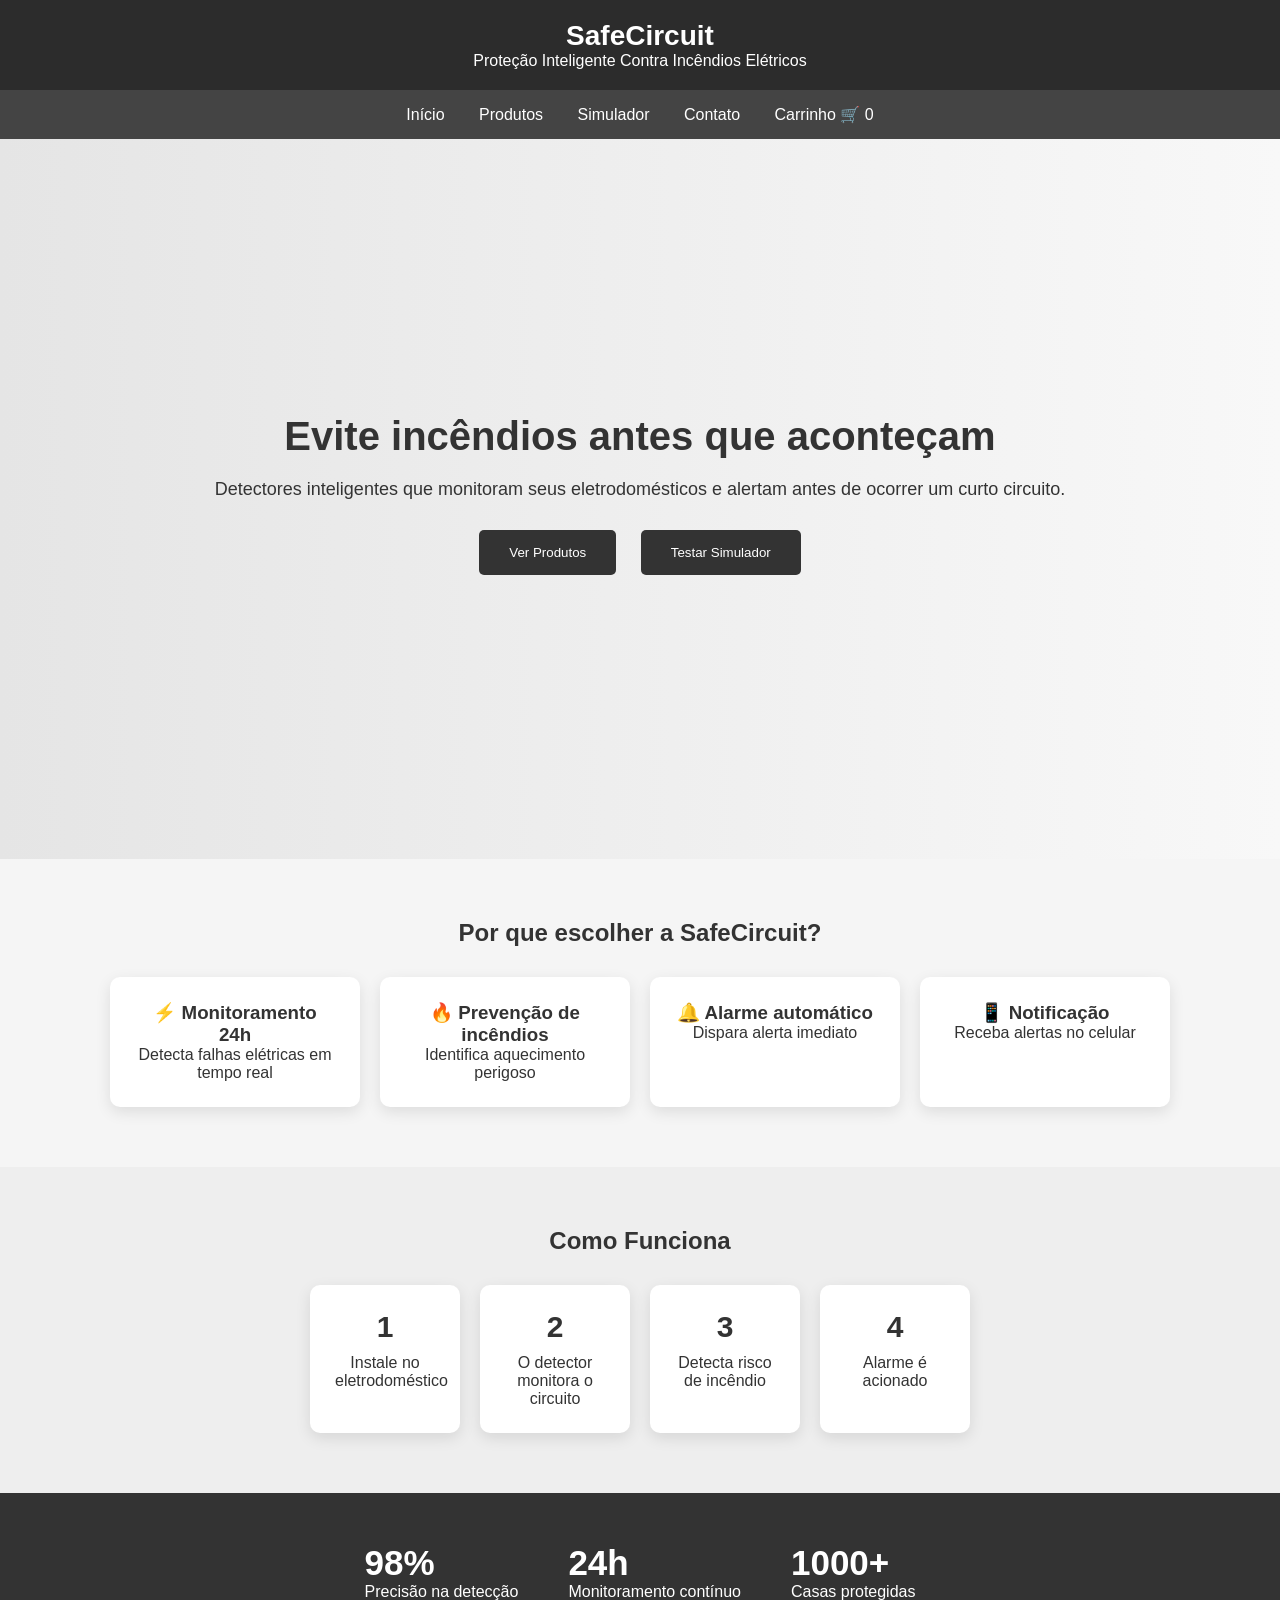
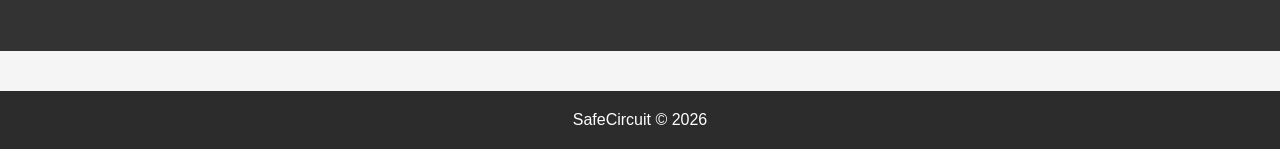
<file: index.html>
<!DOCTYPE html>
<html lang="pt-br">
<head>
<meta charset="UTF-8">
<meta name="viewport" content="width=device-width, initial-scale=1.0">
<title>SafeCircuit</title>
<link rel="stylesheet" href="style.css">
</head>

<body>

<header>
<h1>SafeCircuit</h1>
<p>Proteção Inteligente Contra Incêndios Elétricos</p>
</header>

<nav>
<a href="index.html">Início</a>
<a href="produtos.html">Produtos</a>
<a href="simulador.html">Simulador</a>
<a href="contato.html">Contato</a>
<a href="carrinho.html">Carrinho 🛒 <span id="contador">0</span></a>
</nav>

<section class="hero">

<div class="hero-text">
<h2>Evite incêndios antes que aconteçam</h2>

<p>
Detectores inteligentes que monitoram seus eletrodomésticos
e alertam antes de ocorrer um curto circuito.
</p>

<div class="hero-buttons">
<a href="produtos.html"><button>Ver Produtos</button></a>
<a href="simulador.html"><button class="btn-sec">Testar Simulador</button></a>
</div>

</div>

</section>

<section class="vantagens">

<h2>Por que escolher a SafeCircuit?</h2>

<div class="cards">

<div class="card">
<h3>⚡ Monitoramento 24h</h3>
<p>Detecta falhas elétricas em tempo real</p>
</div>

<div class="card">
<h3>🔥 Prevenção de incêndios</h3>
<p>Identifica aquecimento perigoso</p>
</div>

<div class="card">
<h3>🔔 Alarme automático</h3>
<p>Dispara alerta imediato</p>
</div>

<div class="card">
<h3>📱 Notificação</h3>
<p>Receba alertas no celular</p>
</div>

</div>

</section>

<section class="como-funciona">

<h2>Como Funciona</h2>

<div class="passos">

<div>
<h3>1</h3>
<p>Instale no eletrodoméstico</p>
</div>

<div>
<h3>2</h3>
<p>O detector monitora o circuito</p>
</div>

<div>
<h3>3</h3>
<p>Detecta risco de incêndio</p>
</div>

<div>
<h3>4</h3>
<p>Alarme é acionado</p>
</div>

</div>

</section>

<section class="estatisticas">

<div>
<h2>98%</h2>
<p>Precisão na detecção</p>
</div>

<div>
<h2>24h</h2>
<p>Monitoramento contínuo</p>
</div>

<div>
<h2>1000+</h2>
<p>Casas protegidas</p>
</div>

</section>

<footer>
<p>SafeCircuit © 2026</p>
</footer>

</body>
</html>
</file>
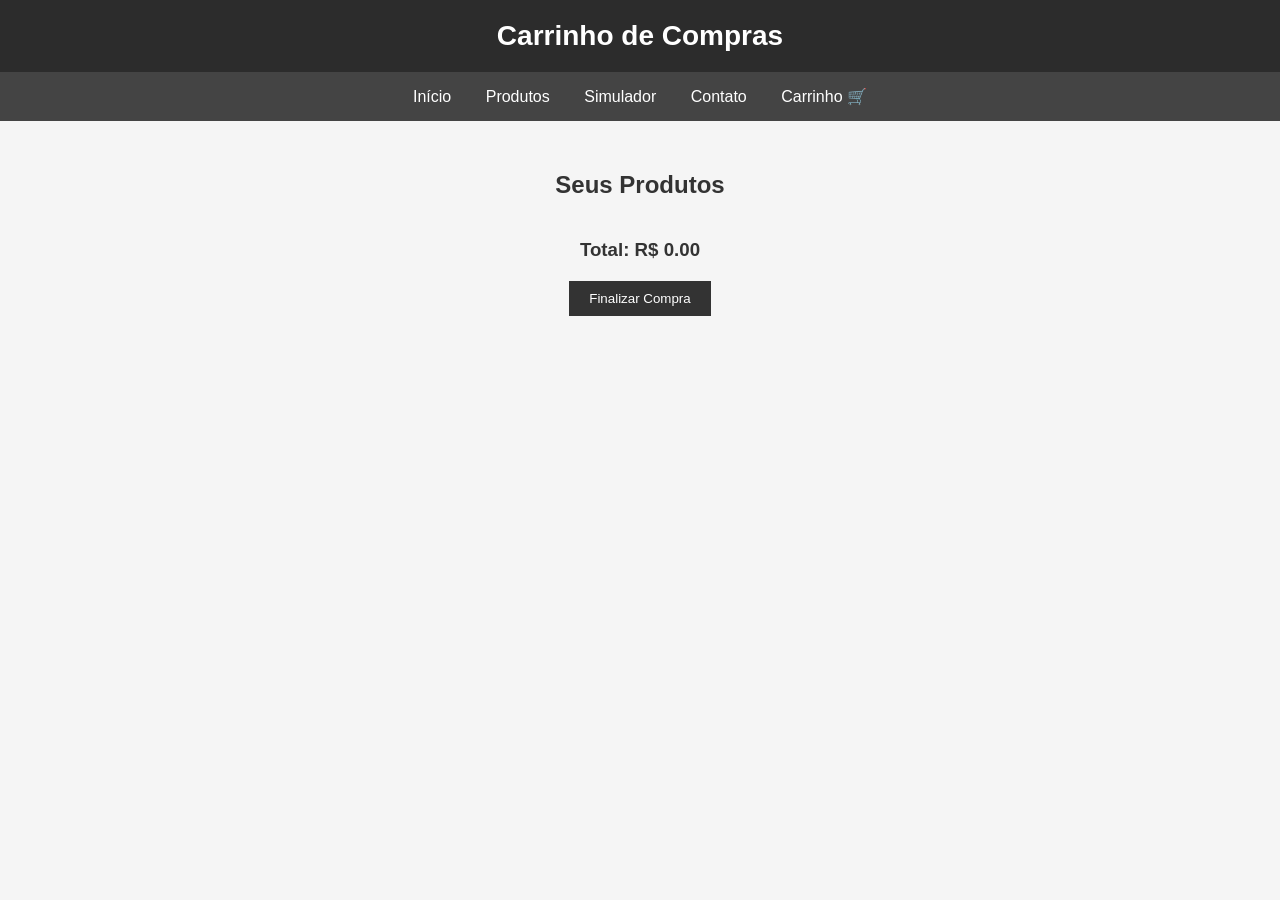
<file: carrinho.html>
<!DOCTYPE html>
<html lang="pt-br">
<head>
<meta charset="UTF-8">
<meta name="viewport" content="width=device-width, initial-scale=1.0">
<title>Carrinho</title>
<link rel="stylesheet" href="style.css">
</head>

<body>

<header>
<h1>Carrinho de Compras</h1>
</header>

<nav>
<a href="index.html">Início</a>
<a href="produtos.html">Produtos</a>
<a href="simulador.html">Simulador</a>
<a href="contato.html">Contato</a>
<a href="carrinho.html">Carrinho 🛒</a>
</nav>

<section class="carrinho">

<h2>Seus Produtos</h2>

<ul id="listaCarrinho"></ul>

<h3>Total: R$ <span id="total">0</span></h3>

<button onclick="finalizar()">Finalizar Compra</button>

</section>

<script src="script.js"></script>

</body>
</html>
</file>
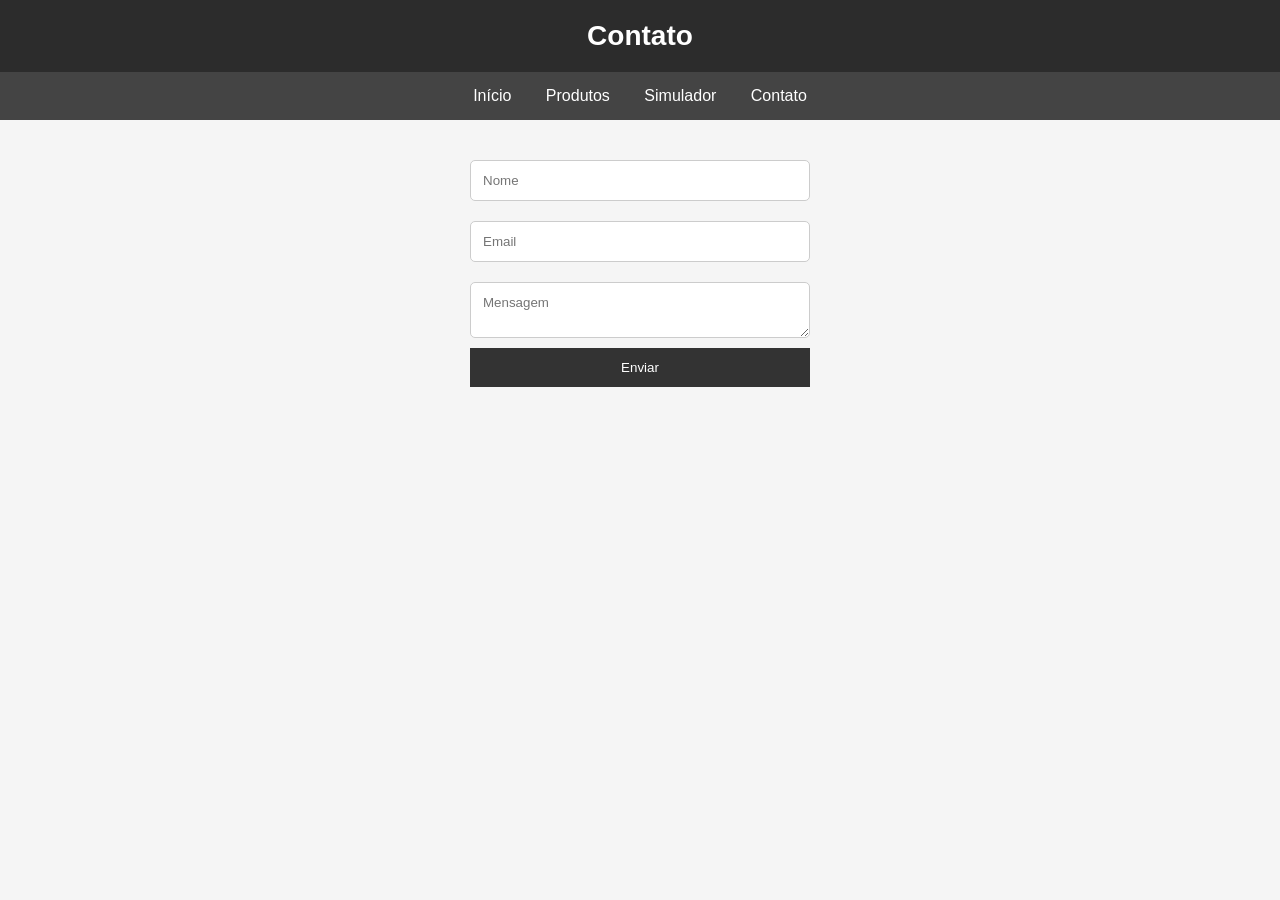
<file: contato.html>
<!DOCTYPE html>
<html lang="pt-br">
<head>
<meta charset="UTF-8">
<meta name="viewport" content="width=device-width, initial-scale=1.0">
<title>Contato</title>
<link rel="stylesheet" href="style.css">
</head>

<body>

<header>
<h1>Contato</h1>
</header>

<nav>
<a href="index.html">Início</a>
<a href="produtos.html">Produtos</a>
<a href="simulador.html">Simulador</a>
<a href="contato.html">Contato</a>
</nav>

<section>

<form>

<input type="text" placeholder="Nome">

<input type="email" placeholder="Email">

<textarea placeholder="Mensagem"></textarea>

<button>Enviar</button>

</form>

</section>

</body>
</html>
</file>
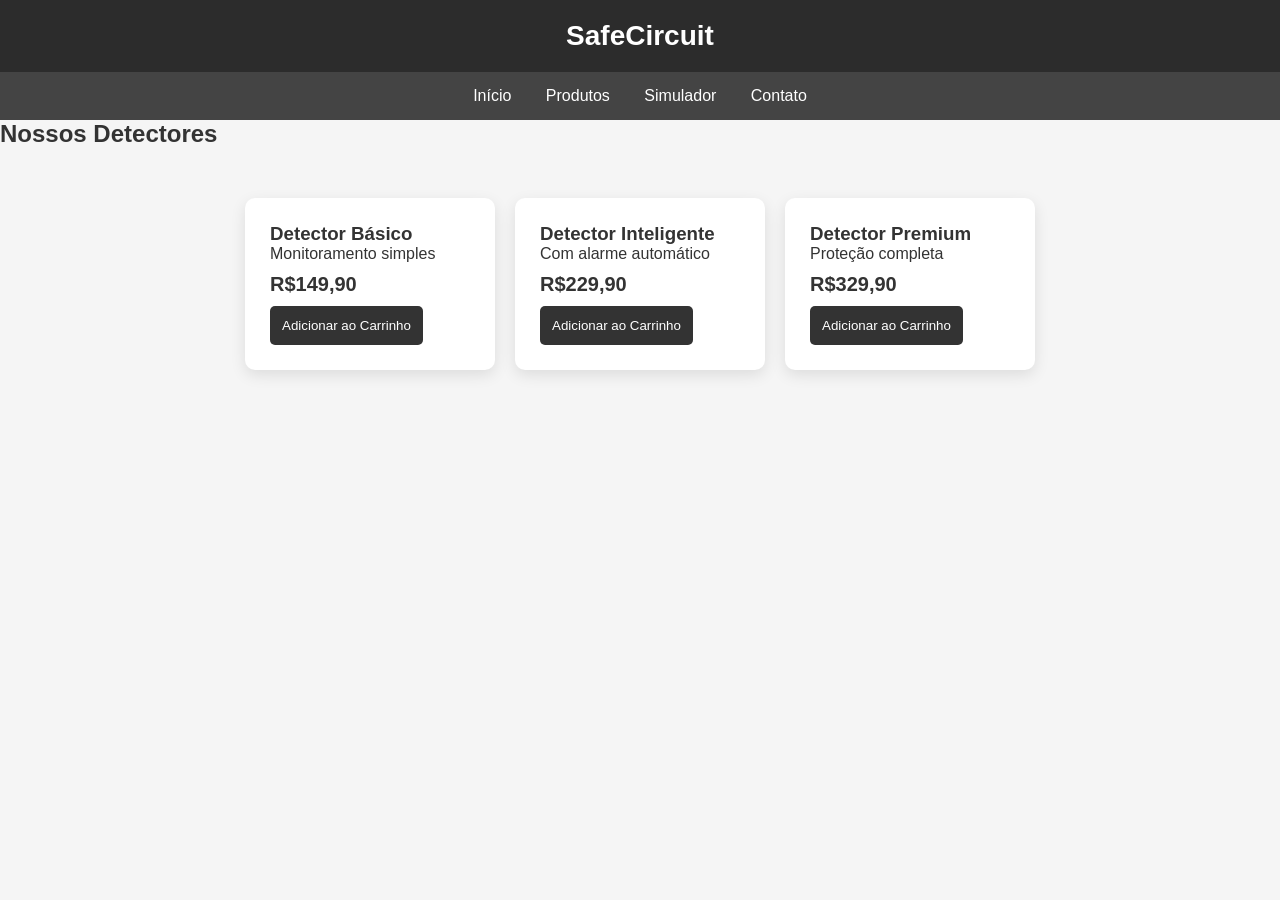
<file: produtos.html>
<!DOCTYPE html>
<html lang="pt-br">
<head>
<meta charset="UTF-8">
<meta name="viewport" content="width=device-width, initial-scale=1.0">
<title>Produtos</title>
<link rel="stylesheet" href="style.css">
</head>

<body>

<header>
<h1>SafeCircuit</h1>
</header>

<nav>
<a href="index.html">Início</a>
<a href="produtos.html">Produtos</a>
<a href="simulador.html">Simulador</a>
<a href="contato.html">Contato</a>
</nav>

<section>

<h2>Nossos Detectores</h2>

<div class="produtos">
<div class="card">
<h3>Detector Básico</h3>
<p>Monitoramento simples</p>
<span>R$149,90</span>
<button onclick="adicionarCarrinho('Detector Básico',149.90)">
Adicionar ao Carrinho
</button>
</div>

<div class="card">
<h3>Detector Inteligente</h3>
<p>Com alarme automático</p>
<span>R$229,90</span>
<button onclick="adicionarCarrinho('Detector Inteligente',229.90)">
Adicionar ao Carrinho
</button>
</div>

<div class="card">
<h3>Detector Premium</h3>
<p>Proteção completa</p>
<span>R$329,90</span>
<button onclick="adicionarCarrinho('Detector Premium',329.90)">
Adicionar ao Carrinho
</button>
</div>

</section>

<script src="script.js"></script>

</body>
</html>
</file>
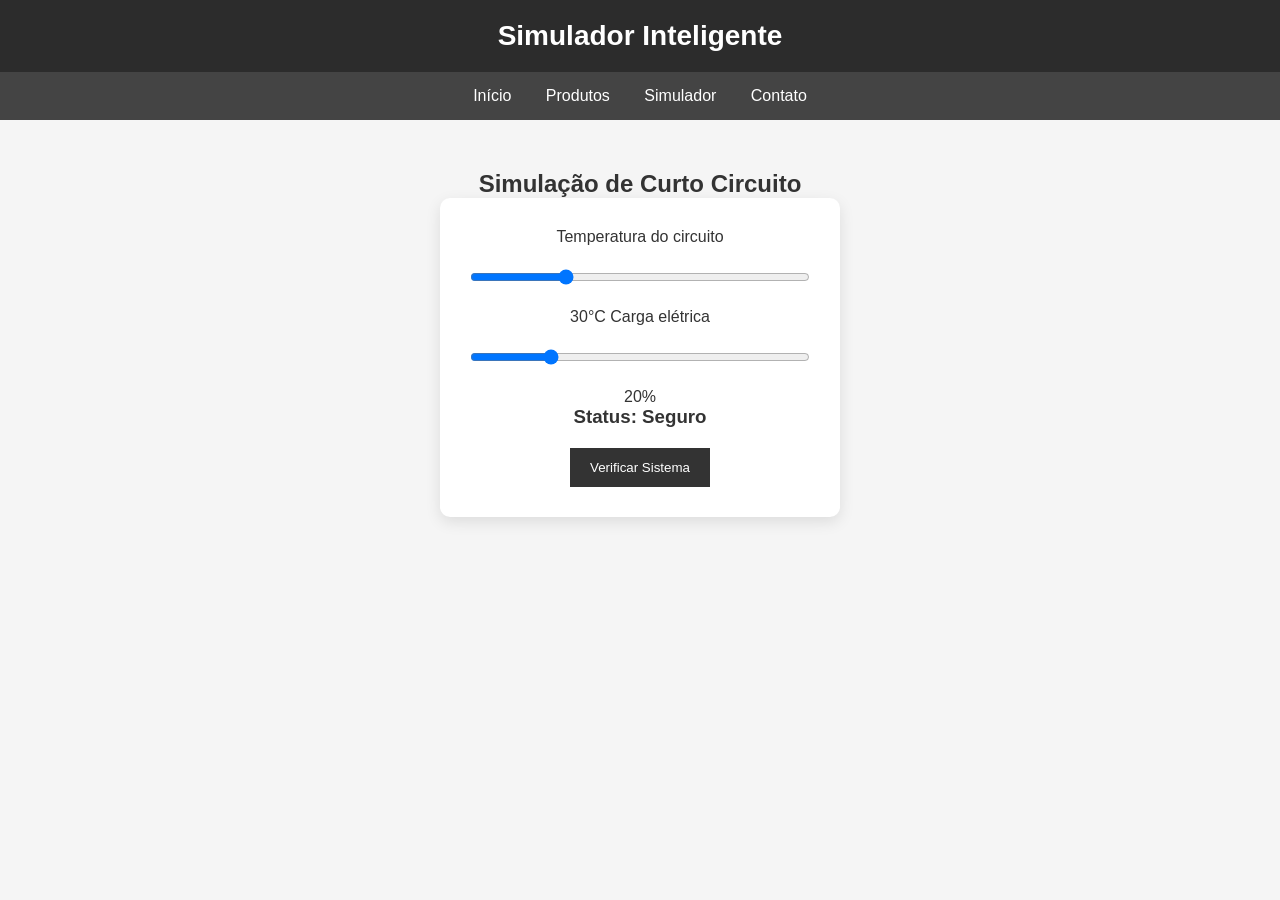
<file: simulador.html>
<!DOCTYPE html>
<html lang="pt-br">
<head>
<meta charset="UTF-8">
<meta name="viewport" content="width=device-width, initial-scale=1.0">
<title>Simulador</title>
<link rel="stylesheet" href="style.css">
</head>

<body>

<header>
<h1>Simulador Inteligente</h1>
</header>

<nav>
<a href="index.html">Início</a>
<a href="produtos.html">Produtos</a>
<a href="simulador.html">Simulador</a>
<a href="contato.html">Contato</a>
</nav>

<section class="simulador">

<h2>Simulação de Curto Circuito</h2>

<div class="sim-box">

<label>Temperatura do circuito</label>
<input type="range" min="0" max="120" value="30" id="temp">

<span id="tempValor">30°C</span>

<label>Carga elétrica</label>
<input type="range" min="0" max="100" value="20" id="carga">

<span id="cargaValor">20%</span>

<h3>Status: <span id="status">Seguro</span></h3>

<button onclick="verificar()">Verificar Sistema</button>

</div>

</section>

<script src="script.js"></script>

</body>
</html>
</file>
<file: style.css>
*{
margin:0;
padding:0;
box-sizing:border-box;
font-family: Arial, Helvetica, sans-serif;
}

body{
background:#f5f5f5;
color:#333;
}

/* HEADER */

header{
background:#2c2c2c;
color:white;
text-align:center;
padding:20px;
}

header h1{
font-size:28px;
}

/* MENU */

nav{
background:#444;
padding:15px;
text-align:center;
}

nav a{
color:white;
margin:15px;
text-decoration:none;
font-weight:500;
transition:0.3s;
}

nav a:hover{
color:#ddd;
}

/* HERO */

.hero{
height:80vh;
background:linear-gradient(to right,#e5e5e5,#f8f8f8);
display:flex;
align-items:center;
justify-content:center;
text-align:center;
padding:20px;
}

.hero h2{
font-size:40px;
margin-bottom:20px;
}

.hero p{
font-size:18px;
margin-bottom:20px;
}

.hero-buttons button{
padding:15px 30px;
margin:10px;
border:none;
cursor:pointer;
background:#333;
color:white;
border-radius:5px;
transition:0.3s;
}

.hero-buttons button:hover{
background:#555;
}

.btn-sec{
background:#777;
}

/* VANTAGENS */

.vantagens{
padding:60px 20px;
text-align:center;
}

.cards{
display:flex;
justify-content:center;
gap:20px;
flex-wrap:wrap;
margin-top:30px;
}

.card{
background:white;
padding:25px;
width:250px;
border-radius:10px;
box-shadow:0 5px 15px rgba(0,0,0,0.1);
transition:0.3s;
}

.card:hover{
transform:translateY(-5px);
}

/* COMO FUNCIONA */

.como-funciona{
background:#eee;
padding:60px 20px;
text-align:center;
}

.passos{
display:flex;
justify-content:center;
gap:20px;
flex-wrap:wrap;
margin-top:30px;
}

.passos div{
background:white;
padding:25px;
width:150px;
border-radius:10px;
box-shadow:0 5px 15px rgba(0,0,0,0.1);
}

.passos h3{
font-size:30px;
margin-bottom:10px;
}

/* ESTATISTICAS */

.estatisticas{
display:flex;
justify-content:center;
gap:50px;
padding:50px;
background:#333;
color:white;
flex-wrap:wrap;
}

.estatisticas h2{
font-size:35px;
}

/* PRODUTOS */

.produtos{
display:flex;
justify-content:center;
gap:20px;
padding:50px;
flex-wrap:wrap;
}

.card span{
display:block;
margin:10px 0;
font-size:20px;
font-weight:bold;
}

.card button{
padding:12px;
border:none;
background:#333;
color:white;
cursor:pointer;
border-radius:5px;
transition:0.3s;
}

.card button:hover{
background:#555;
}

/* SIMULADOR */

.simulador{
text-align:center;
padding:50px;
}

.sim-box{
background:white;
padding:30px;
width:400px;
margin:auto;
border-radius:10px;
box-shadow:0 5px 15px rgba(0,0,0,0.1);
}

.sim-box input{
width:100%;
margin:10px 0;
}

.sim-box button{
padding:12px 20px;
background:#333;
color:white;
border:none;
cursor:pointer;
margin-top:20px;
}

/* CARRINHO */

.carrinho{
padding:50px;
text-align:center;
}

.carrinho ul{
list-style:none;
padding:20px;
}

.carrinho li{
background:white;
padding:15px;
margin:10px;
border-radius:8px;
box-shadow:0 5px 10px rgba(0,0,0,0.1);
}

.carrinho button{
padding:10px 20px;
background:#333;
color:white;
border:none;
cursor:pointer;
margin-top:20px;
}

/* FORMULARIO */

form{
display:flex;
flex-direction:column;
max-width:400px;
margin:auto;
padding:30px;
}

input, textarea{
margin:10px 0;
padding:12px;
border:1px solid #ccc;
border-radius:5px;
}

form button{
padding:12px;
background:#333;
color:white;
border:none;
cursor:pointer;
}

/* FOOTER */

footer{
background:#2c2c2c;
color:white;
text-align:center;
padding:20px;
margin-top:40px;
}

/* RESPONSIVO */

@media(max-width:768px){

.hero h2{
font-size:28px;
}

.cards{
flex-direction:column;
align-items:center;
}

.passos{
flex-direction:column;
align-items:center;
}

.estatisticas{
flex-direction:column;
text-align:center;
}

.sim-box{
width:90%;
}

}
</file>
